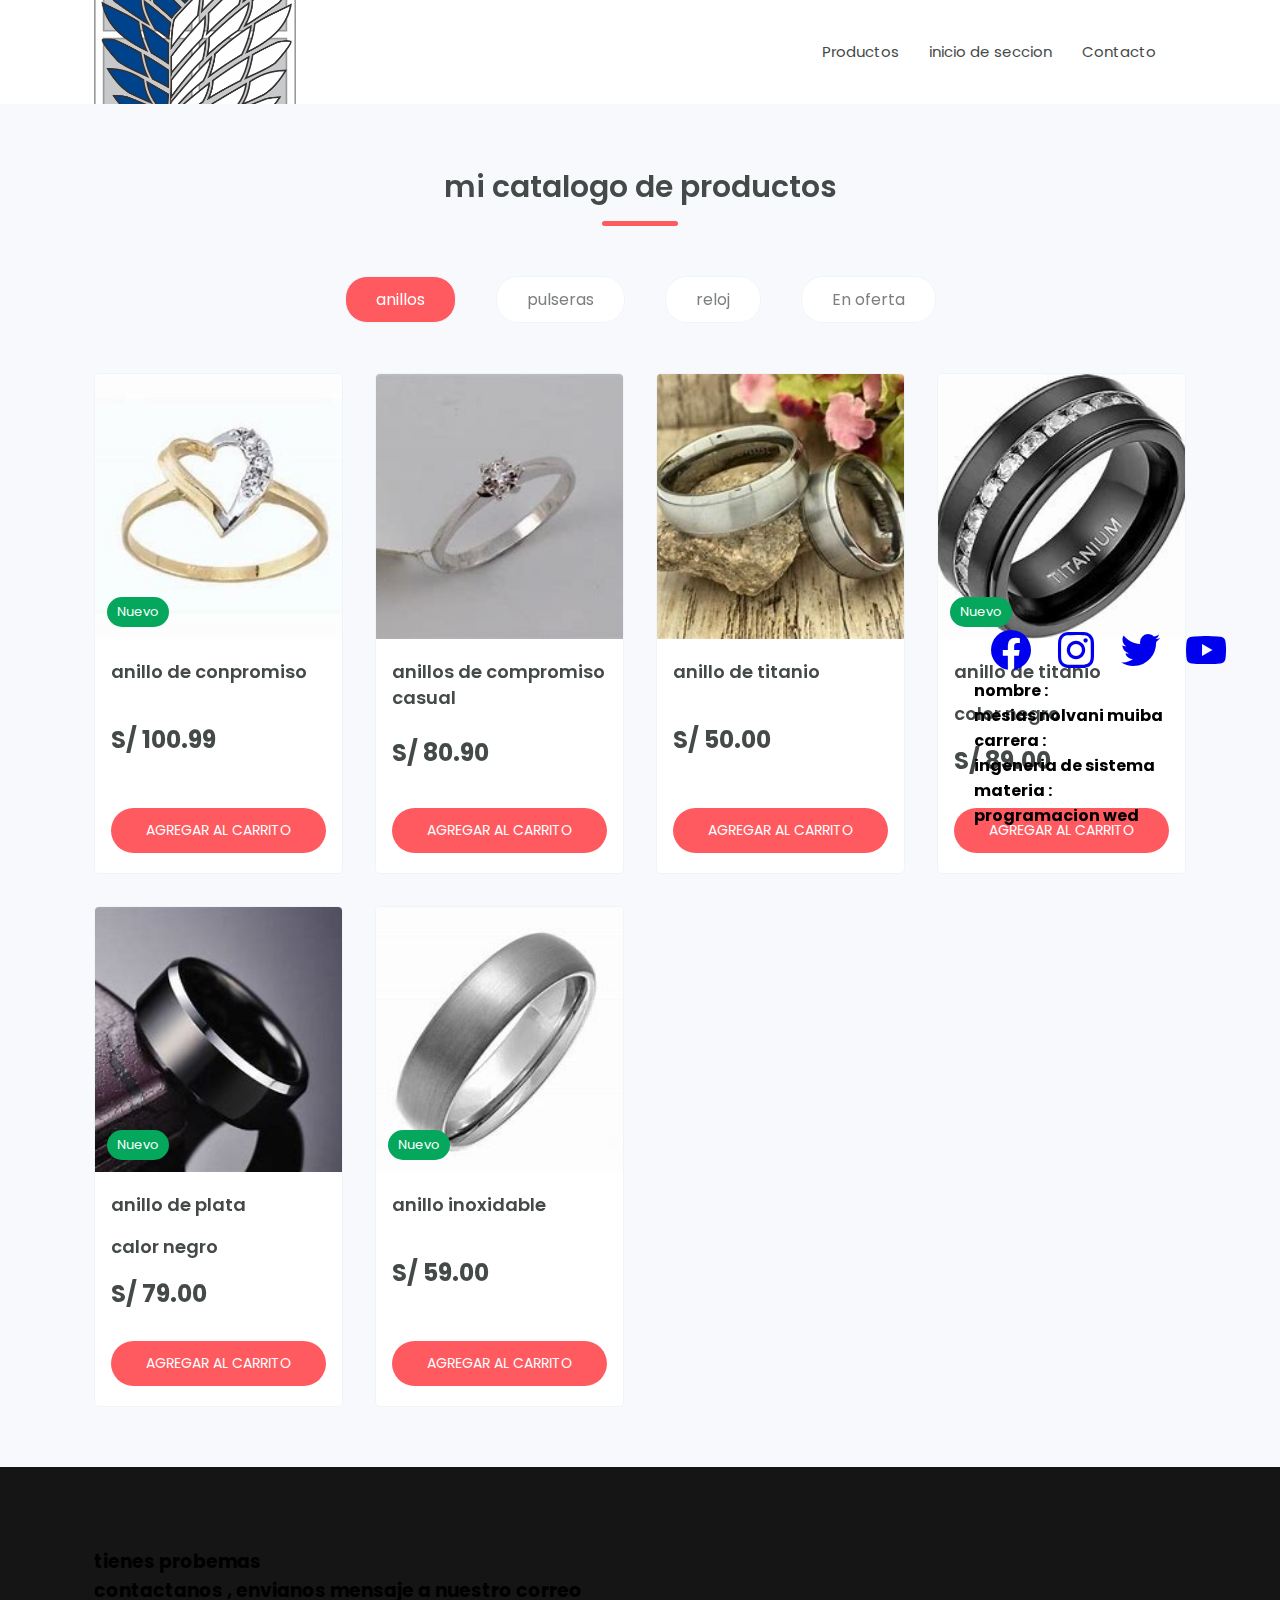
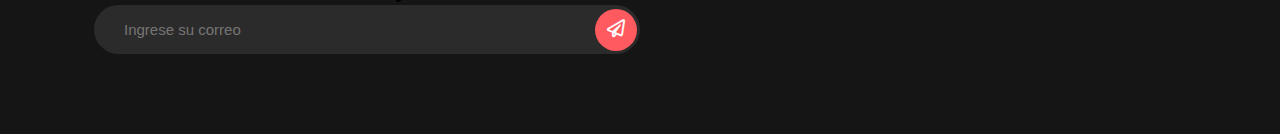
<file: index.html>
<!DOCTYPE html>
<html lang="es">
<head>
    <meta charset="UTF-8">
    <meta name="viewport" content="width=device-width, initial-scale=1.0">
    <meta http-equiv="X-UA-Compatible" content="ie=edge">
    <title>Home Master Store</title>

    <!-- FUENTE GOOGLE FONTS : Poppins -->
    <link href="https://fonts.googleapis.com/css2?family=Poppins:wght@200;300;400;500;600;700;800&display=swap" rel="stylesheet">

    <!-- ICONS: Font Awesome -->
    <link rel="stylesheet" href="https://use.fontawesome.com/releases/v5.8.1/css/all.css">

    <!-- ICONS: Line Awesome -->
    <link rel="stylesheet" href="https://maxst.icons8.com/vue-static/landings/line-awesome/line-awesome/1.3.0/css/line-awesome.min.css">

    <!-- Animaciones AOS -->
    <link rel="stylesheet" href="https://unpkg.com/aos@next/dist/aos.css">

    <link href=" https://unpkg.com/boxicons@2.0.7/css/boxicons.min.css" rel='stylesheet'>


    <!-- aqui llamamos al estilo css -->
    <link rel="stylesheet" href="estilos.css">

</head>
<body>
<!--aqui asemos lo es q es el encabezado -->
    <div class="hm-wrapper">
        <div class="hm-header">
            <div class="container">
                <!--aqui llamamos las clases del emcabezado del menu-->
                <div class="header-menu">
                    <!--ponemos clase para donde colocar el logo de menu-->
                    <div class="hm-logo">
                        <a href="#">
                            <!--aqui ponemos el menu -->
                            <img src="baner,logo/logo.png" alt="">
                        </a>
                    </div>
                    <!--aqui ponemos la seccion de menu -->
                    <!--aqui le ponemos las clase -->
                    <nav class="hm-menu">
                        <ul>
                            <!--aqui ponemos los enlaze a los demas progrma-->
                            <li><a href="">Productos</a></li>
                            <li><a href="ini1.html">inicio de seccion </a></li>
                            <li><a href="contacto.html">Contacto</a></li>
                        </ul>
                    </nav>

                </div>
            </div>

        </div>
        <!--aqui le ponemos el encabezado del menu -->
        <div class="hm-page-block bg-fondo">

            <div class="container">
                <div class="header-title" data-aos="fade-up">
                    <h1>mi catalogo de productos</h1>
                </div>

                <!-- aqui hacemos una tabla para la separacion de los catalogos-->
                <ul class="hm-tabs" data-aos="fade-up">
                    <!--cada catalago con sus representaticas tabla y producto-->
                    <li class="hm-tab-link">
                        anillos
                    </li>

                    <li class="hm-tab-link ">
                        pulseras
                    </li>

                    <li class="hm-tab-link ">
                        reloj
                    </li>

                    <li class="hm-tab-link ative">
                        En oferta
                    </li>

                </ul>
                
                <!--aqui ponemos los catalogos del producto anillos-->
                <!-- anillos -->
                <div class="tabs-content" data-aos="fade-up">
                    <!--aqui le ponemos las clase para el tamaño de las imagenes-->
                    <div class="grid-product">
                        <div class="product-item">
                            <div class="p-portada">
                                <a href="">
                                <!--aqui ponemos la imagen ya sea por vinculo o llamandolo por carpeta-->
                                    <img src="anillos/f8.jfif" alt="">
                                </a>
                                <!--aqui ponemos una clase para poner en la imagen -->
                                <span class="stin stin-new">Nuevo</span>
                            </div>

                            <div class="p-info">
                                <!--aqui ponemos el titulo de producto-->
                               <a href=""> <h3>anillo de conpromiso</h3></a>
                                <div class="precio">
                                    <!--aqui el precio del producto-->
                                    <span>S/ 100.99</span>
                                </div>
                                <!--aqui tiene q tener la funcion de agregar al carrito al momento de presionar -->
                                <a href="#" class="hm-btn btn-primary uppercase">AGREGAR AL CARRITO</a>
                            </div>
<!--aqui repetimos todo el proceso del isimos como el primero -->
                        </div>
                        <div class="product-item">
                            <div class="p-portada">
                                <a href="">
                                    <img src="anillos/f2.jfif" alt="">
                                </a>
                            </div>

                            <div class="p-info">
                               <a href=""> <h3>anillos de compromiso casual </h3></a>
                                <div class="precio">
                                    <span>S/ 80.90</span>
                                </div>
                                <a href="#" class="hm-btn btn-primary uppercase">AGREGAR AL CARRITO</a>
                            </div>

                        </div>
 <!--aqui repetimos todo el proceso del isimos como el primero -->                       
                        <div class="product-item">
                            <div class="p-portada">
                                <a href="">
                                    <img src="anillos/f3.jfif" alt="">
                                </a>
                            </div>

                            <div class="p-info">
                               <a href=""> <h3>anillo de titanio </h3></a>
                                <div class="precio">
                                    <span>S/ 50.00</span>
                                </div>
                                <a href="#" class="hm-btn btn-primary uppercase">AGREGAR AL CARRITO</a>
                            </div>

                        </div>
<!--aqui repetimos todo el proceso del isimos como el primero -->
                        <div class="product-item">
                            <div class="p-portada">
                                <a href="">
                                    <img src="anillos/f4.jfif" alt="">
                                </a>
                                <span class="stin stin-new">Nuevo</span>
                            </div>
                            <div class="p-info">
                               <a href=""> <h3>anillo de titanio </h3><h3>color negro</h3></a>
                                <div class="precio">
                                    <span>S/ 89.00</span>
                                </div>
                                <a href="#" class="hm-btn btn-primary uppercase">AGREGAR AL CARRITO</a>
                            </div>
                        </div>
  <!--aqui repetimos todo el proceso del isimos como el primero -->                      
                        <div class="product-item">
                            <div class="p-portada">
                                <a href="">
                                    <img src="anillos/f5.jfif" alt="">
                                </a>
                                <span class="stin stin-new">Nuevo</span>
                            </div>

                            <div class="p-info">
                               <a href=""> <h3>anillo de plata</h3><h3>calor negro</h3></a>
                                <div class="precio">
                                    <span>S/ 79.00</span>
                                </div>
                                <a href="#" class="hm-btn btn-primary uppercase">AGREGAR AL CARRITO</a>
                            </div>
                        </div>
<!--aqui repetimos todo el proceso del isimos como el primero -->             
                        <div class="product-item">
                            <div class="p-portada">
                                <a href="">
                                    <img src="anillos/f6.jfif" alt="">
                                </a>
                                <span class="stin stin-new">Nuevo</span>
                            </div>
                            <div class="p-info">
                               <a href=""> <h3>anillo inoxidable</h3></a>
                                <div class="precio">
                                    <span>S/ 59.00</span>
                                </div>
                                <a href="#" class="hm-btn btn-primary uppercase">AGREGAR AL CARRITO</a>
                            </div>
                        </div>
                   </div>
                </div>
      <!--aqui ponemos los catalogos del producto pulseras-->
      <!--aqui igual hacemo todo el procedimientos tanto como hisimos en el de anillo-->
                <!-- pulseras -->
                <div class="tabs-content" data-aos="fade-up">

                    <div class="grid-product">

                        <div class="product-item">
                            <div class="p-portada">
                                <a href="">
                                    <img src="pulseras/b1.jfif" alt="">
                                </a>
                                <span class="stin stin-new">Nuevo</span>
                            </div>

                            <div class="p-info">
                               <a href=""> <h3>pulseras hecha a mano  </h3><h3>en color : negro, verde, azul</h3></a>
                                <div class="precio">
                                    <span>S/ 25.50</span>
                                </div>
                                <a href="#" class="hm-btn btn-primary uppercase">AGREGAR AL CARRITO</a>
                            </div>

                        </div>

                        <div class="product-item">
                            <div class="p-portada">
                                <a href="">
                                    <img src="pulseras/b2.jfif" alt="">
                                </a>
                                <span class="stin stin-new">Nuevo</span>
                            </div>

                            <div class="p-info">
                               <a href=""> <h3>pulsera de cuero </h3><h3>para toda las edades</h3></a>
                                <div class="precio">
                                    <span>S/ 55.59</span>
                                </div>
                                <a href="#" class="hm-btn btn-primary uppercase">AGREGAR AL CARRITO</a>
                            </div>

                        </div>

                        <div class="product-item">
                            <div class="p-portada">
                                <a href="">
                                    <img src="pulseras/b3.jfif" alt="">
                                </a>
                            </div>

                            <div class="p-info">
                               <a href=""> <h3>pulsera inspirada en los piratas</h3><h3>usted elige los adorne a poner </h3></a>
                                <div class="precio">
                                    <span>S/ 79.90</span>
                                </div>
                                <a href="#" class="hm-btn btn-primary uppercase">AGREGAR AL CARRITO</a>
                            </div>

                        </div>

                        <div class="product-item">
                            <div class="p-portada">
                                <a href="">
                                    <img src="pulseras/b4.jfif" alt="">
                                </a>
                            </div>

                            <div class="p-info">
                               <a href=""> <h3>pulsera de plata</h3></a>
                                <div class="precio">
                                    <span>S/ 49.99</span>
                                </div>
                                <a href="#" class="hm-btn btn-primary uppercase">AGREGAR AL CARRITO</a>
                            </div>

                        </div>

                        <div class="product-item">
                            <div class="p-portada">
                                <a href="">
                                    <img src="pulseras/b5.jfif" alt="">
                                </a>
                            </div>

                            <div class="p-info">
                               <a href=""> <h3>pulsera</h3></a>
                                <div class="precio">
                                    <span>S/ 39.00</span>
                                </div>
                                <a href="#" class="hm-btn btn-primary uppercase">AGREGAR AL CARRITO</a>
                            </div>

                        </div>

                        <div class="product-item">
                            <div class="p-portada">
                                <a href="">
                                    <img src="pulseras/b6.jfif" alt="">
                                </a>
                            </div>

                            <div class="p-info">
                               <a href=""> <h3>pulsera </h3></a>
                                <div class="precio">
                                    <span>S/ 59.90</span>
                                </div>
                                <a href="#" class="hm-btn btn-primary uppercase">AGREGAR AL CARRITO</a>
                            </div>

                        </div>

                    </div>

                </div>
    <!--aqui ponemos los catalogos del producto reloj-->
      <!--aqui igual hacemo todo el procedimientos tanto como hisimos en el de anillo y  pulsera-->
                <!-- reloj -->
                <div class="tabs-content" data-aos="fade-up">

                    <div class="grid-product">

                        <div class="product-item">
                            <div class="p-portada">
                                <a href="">
                                    <img src="reloj/m1.jfif" alt="">
                                </a>
                                <span class="stin stin-new">Nuevo</span>
                            </div>

                            <div class="p-info">
                               <a href=""> <h3>ben 10</h3><h3>reloj con alien en su interior</h3><h3>proibido a jovenes</h3></a>
                                <div class="precio">
                                    <span>S/ 590.00</span>
                                </div>
                                <a href="#" class="hm-btn btn-primary uppercase">AGREGAR AL CARRITO</a>
                            </div>

                        </div>

                        <div class="product-item">
                            <div class="p-portada">
                                <a href="">
                                    <img src="reloj/m2.jfif" alt="">
                                </a>
                            </div>

                            <div class="p-info">
                               <a href=""> <h3>reloj marca xj</h3><h3>en color : naranja, negro, blanco</h3></a>
                                <div class="precio">
                                    <span>S/ 159.00</span>
                                </div>
                                <a href="#" class="hm-btn btn-primary uppercase">AGREGAR AL CARRITO</a>
                            </div>

                        </div>

                        <div class="product-item">
                            <div class="p-portada">
                                <a href="">
                                    <img src="reloj/m3.jfif" alt="">
                                </a>
                            </div>

                            <div class="p-info">
                               <a href=""> <h3>reloj de plata con manilla de cuero.</h3></a>
                                <div class="precio">
                                    <span>S/ 159.90</span>
                                </div>
                                <a href="#" class="hm-btn btn-primary uppercase">AGREGAR AL CARRITO</a>
                            </div>

                        </div>

                        <div class="product-item">
                            <div class="p-portada">
                                <a href="">
                                    <img src="reloj/m4.jfif" alt="">
                                </a>
                            </div>

                            <div class="p-info">
                               <a href=""> <h3>reloj casual con manillar de cuero</h3></a>
                                <div class="precio">
                                    <span>S/ 125.00</span>
                                </div>
                                <a href="#" class="hm-btn btn-primary uppercase">AGREGAR AL CARRITO</a>
                            </div>

                        </div>

                    </div>

                </div>
    <!--aqui ponemos los catalogos del producto oferta -->
      <!--aqui igual hacemo todo el procedimientos tanto como hisimos en el de anillo y  pulsera y reloj -->
                <!-- En oferta -->
                <div class="tabs-content" data-aos="fade-up">

                    <div class="grid-product">

                        <div class="product-item">
                            <div class="p-portada">
                                <a href="">
                                    <img src="oferta/n1.jfif" alt="">
                                </a>
                                <span class="stin stin-oferta">Oferta</span>
                            </div>

                            <div class="p-info">
                               <a href=""> <h3>3x1 en anillo de plata </h3></a>
                                <div class="precio">
                                    <span>S/ 115.90</span>
                                    <span class="thash">S/ 159.00</span>
                                </div>
                                <a href="#" class="hm-btn btn-primary uppercase">AGREGAR AL CARRITO</a>
                            </div>

                        </div>

                        <div class="product-item">
                            <div class="p-portada">
                                <a href="">
                                    <img src="oferta/n2.jpg" alt="">
                                </a>
                                <span class="stin stin-oferta">Oferta</span>
                            </div>

                            <div class="p-info">
                               <a href=""> <h3>2x1 anillo de amistad</h3></a>
                                <div class="precio">
                                    <span>S/ 99.90</span>
                                    <span class="thash">S/ 125.90</span>
                                </div>
                                <a href="#" class="hm-btn btn-primary uppercase">AGREGAR AL CARRITO</a>
                            </div>

                        </div>

                        <div class="product-item">
                            <div class="p-portada">
                                <a href="">
                                    <img src="oferta/n3.jfif" alt="">
                                </a>
                                <span class="stin stin-oferta">Oferta</span>
                            </div>

                            <div class="p-info">
                               <a href=""> <h3>reloj de plata para salida casual.</h3></a>
                                <div class="precio">
                                    <span>S/ 175.90</span>

                                    <span class="thash">S/ 201.90</span>
                                </div>
                                <a href="#" class="hm-btn btn-primary uppercase">AGREGAR AL CARRITO</a>
                            </div>

                        </div>

                    </div>

                </div>

            </div>

        </div>
        <footer>
            <!--aqui ponemos clase q sera para el encabezado de la pagina-->
            <div class="container">
                <div class="foo-row">
                    <div class="foo-col">
                        <!--aqui ponemos un mensaje para q el usario ponga sus comentario si tuvo prolemas -->
                        <h3>tienes probemas<br>contactanos , envianos mensaje a nuestro correo</h3>
                        <form action="" method="GET">
                            <div class="f-input">
                                <!--aqui lo ponemos para q ponga su correo -->
                                <input type="text" placeholder="Ingrese su correo">
                                <button type="submit" class="hm-btn-round btn-primary"><i class="far fa-paper-plane"></i></button>
                            </div>
                        </form>
                        <!--aqui usamos un metodo para los icino con sus enlaze -->
                    </div>
                    <div class="icons">
                        <!--aqui le poenemos su clase -->
                        <a href="https://es-la.facebook.com/">
                            <!--aqui se pone el icono del  q le boy a poner -->
<!--y haci con cada uno con su icono -->                            
                            <i class='bx bxl-facebook-circle'></i>
                        </a>
                        <a href="https://www.instagram.com/">
                            <i class='bx bxl-instagram'></i>
                        </a>
                        <a href="https://twitter.com/">
                            <i class='bx bxl-twitter'></i>
                        </a>
                        <a href="https://www.youtube.com/watch?v=qMllATX6XY4">
                            <i class='bx bxl-youtube'></i>
                        </a>
                        <!--aqui le ponemos un encabezado del creador del usuario -->
                      <h4>nombre :<br> mesias nolvani muiba</h4>
                      <h4>carrera :<br> ingeneria de sistema</h4>
                      <h4>materia :<br>programacion  wed</h4>
                    </div>
                </div>

            </div>

        </footer>

       

    </div>
    
    <!-- Animaciones : AOS-->
    <script src="https://unpkg.com/aos@next/dist/aos.js"></script>

    <!-- aqui llamamos a mi javav -->
    <script src="app.js"></script>

    <script>
        AOS.init({
            duration: 1200,
        })
    </script>

</body>
</html>
</file>
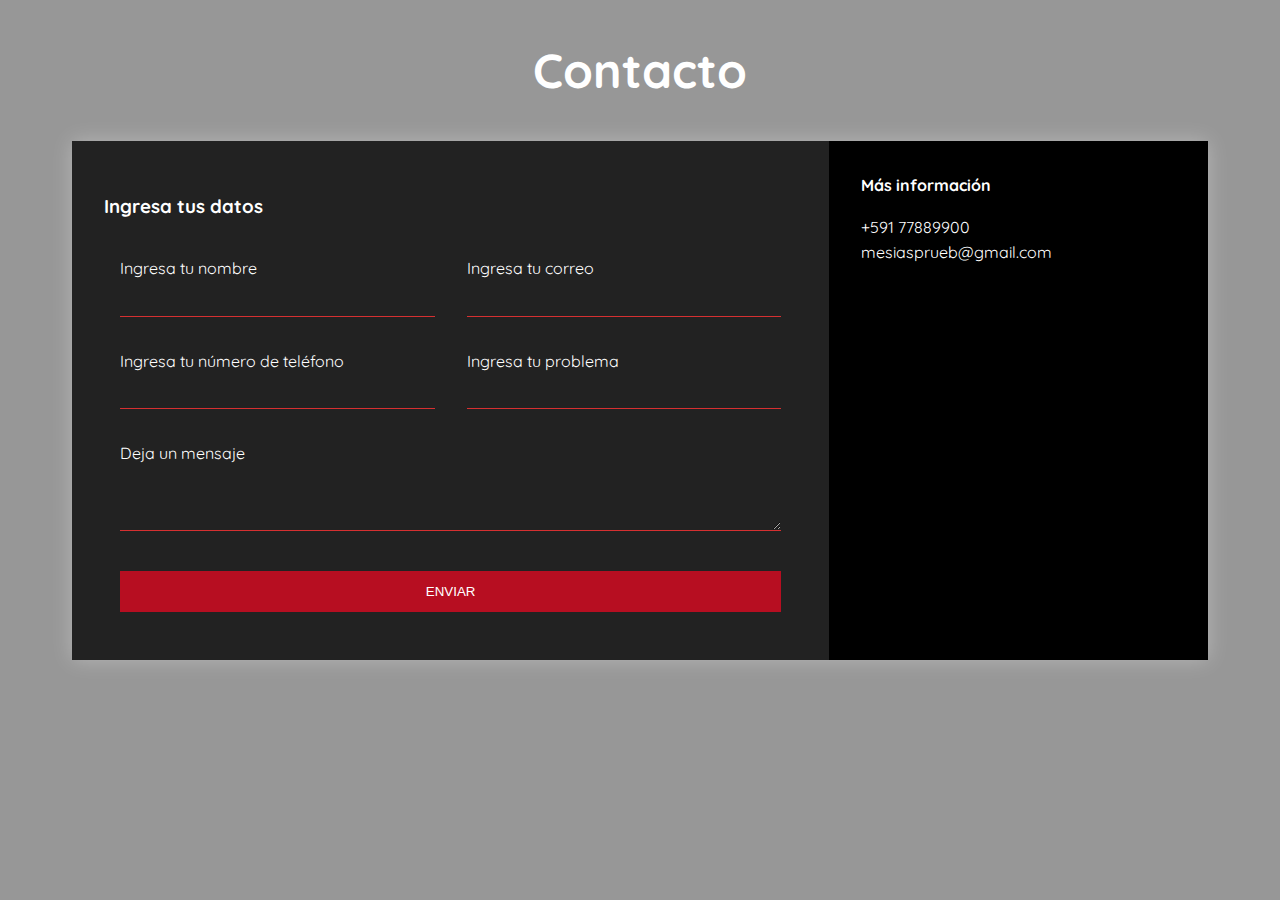
<file: contacto.html>
<!DOCTYPE html>
<html lang="en">
<head>
    <!-- Configuración del documento HTML -->
    <meta charset="UTF-8">
    <meta name="viewport" content="width=device-width, initial-scale=1.0">
    <title>Contacto</title>
    
    <!-- Enlace a la hoja de estilos principal -->
    <link rel="stylesheet" href="main.css">
    
    <!-- GOOGLE FONTS -->
    <link href="https://fonts.googleapis.com/css?family=Quicksand" rel="stylesheet">
    
    <!-- FONT AWESOME -->
    <link rel="stylesheet" href="https://use.fontawesome.com/releases/v5.8.1/css/all.css" integrity="sha384-50oBUHEmvpQ+1lW4y57PTFmhCaXp0ML5d60M1M7uH2+nqUivzIebhndOJK28anvf" crossorigin="anonymous">
    
    <!-- ANIMATE CSS -->
    <link rel="stylesheet" href="https://cdnjs.cloudflare.com/ajax/libs/animate.css/3.7.0/animate.min.css">
</head>
<body>
    <!-- Contenedor principal de la página -->
    <div class="content">
        <!-- Encabezado con el logotipo -->
        <h1 class="logo">Contacto</h1>
        
        <!-- Contenedor de contacto con animación -->
        <div class="contact-wrapper animated bounceInUp">
            <!-- Formulario de contacto -->
            <div class="contact-form">
                <!-- Título del formulario -->
                <h3>Ingresa tus datos</h3>
                
                <!-- Formulario HTML -->
                <form action="#" method="post">
                    <!-- Campo para ingresar el nombre -->
                    <p>
                        <label for="fullname">Ingresa tu nombre</label>
                        <input type="text" name="fullname" id="fullname">
                    </p>
                    
                    <!-- Campo para ingresar el correo electrónico -->
                    <p>
                        <label for="email">Ingresa tu correo</label>
                        <input type="email" name="email" id="email">
                    </p>
                    
                    <!-- Campo para ingresar el número de teléfono -->
                    <p>
                        <label for="phone">Ingresa tu número de teléfono</label>
                        <input type="tel" name="phone" id="phone">
                    </p>
                    
                    <!-- Campo para ingresar el asunto o problema -->
                    <p>
                        <label for="affair">Ingresa tu problema</label>
                        <input type="text" name="affair" id="affair">
                    </p>
                    
                    <!-- Campo para dejar un mensaje -->
                    <p class="block">
                       <label for="message">Deja un mensaje</label> 
                        <textarea name="message" id="message" rows="3"></textarea>
                    </p>
                    
                    <!-- Botón de envío del formulario -->
                    <p class="block">
                        <button type="submit">Enviar</button>
                    </p>
                </form>
            </div>
            
            <!-- Información de contacto -->
            <div class="contact-info">
                <!-- Título de la sección -->
                <h4>Más información</h4>
                
                <!-- Lista de información de contacto -->
                <ul>
                    <li><i class="fas fa-phone"></i> +591 77889900</li>
                    <li><i class="fas fa-envelope-open-text"></i> mesiasprueb@gmail.com</li>
                </ul>
            </div>
        </div>
    </div>
</body>
</html>
</file>
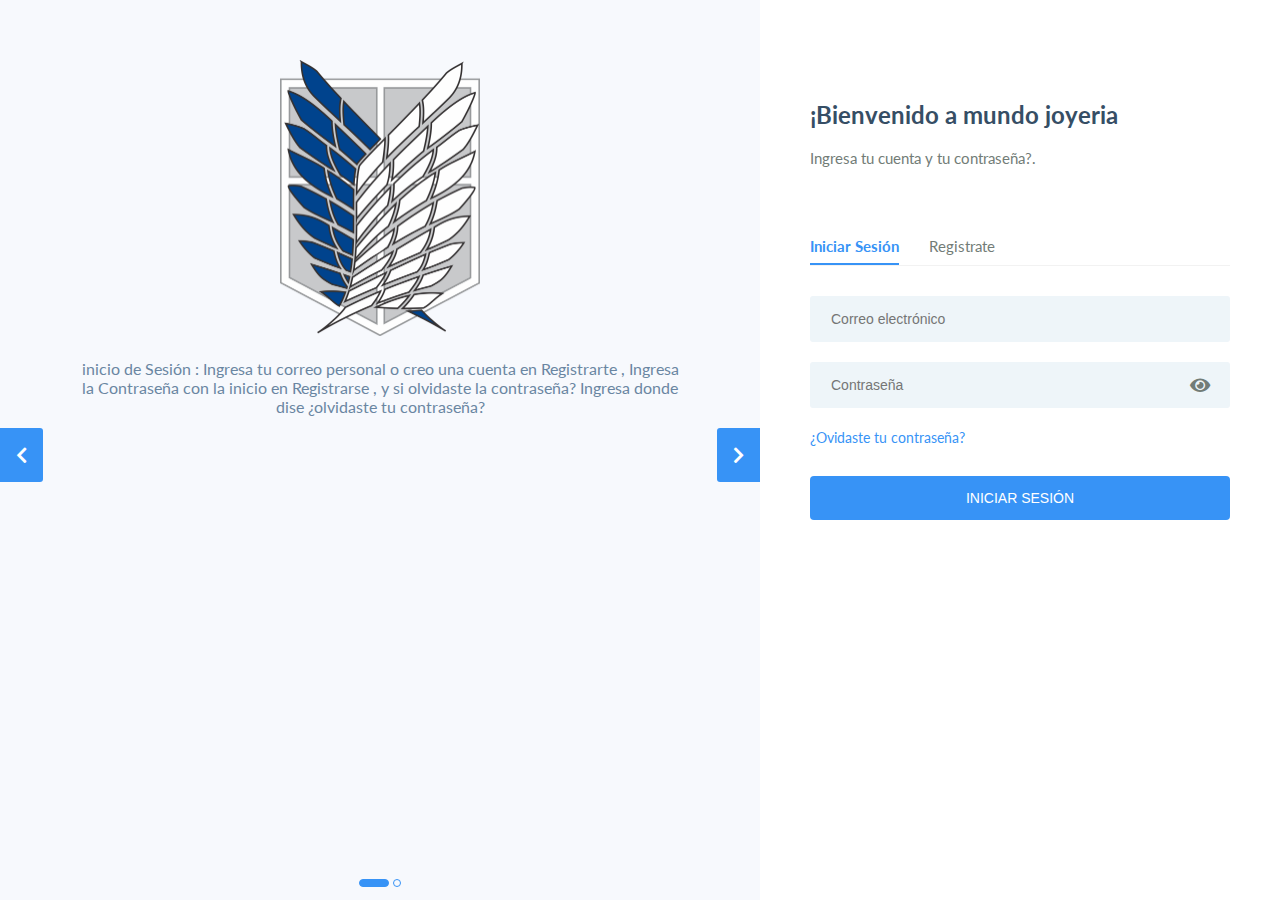
<file: ini1.html>
<!DOCTYPE html>
<html lang="en">
<head>

    <meta charset="UTF-8">
    <meta name="viewport" content="initial-scale=1.0, width=device-width"/>
    <meta http-equiv="X-UA-Compatible" content="ie=edge">
    <title>inicio de seccion </title>

    <link rel="stylesheet" href="https://use.fontawesome.com/releases/v5.8.1/css/all.css">
    <link href="https://fonts.googleapis.com/css2?family=Lato:wght@300;400;700&display=swap" rel="stylesheet">
    <!--aqui llamamos a mi estilo css-->
    <link rel="stylesheet" href="ini2.css">
</head>
<body>
    <!--aqui le ponemos clase pora ponerle tamaños y estilo con el css -->
    <div class="contenedor-login">
        <div class="contenedor-slider">
            <div class="slider">
                <!-- Slide 1 -->
                <div class="slide fade ">
                    <div class="contenido-slider">
                        <!--aqui colocamos el logo q se mostrara en la pantalla-->
                        <div class="logo">
                            <img src="baner,logo/logo.png" alt="">
                        </div>
                        <!--aqui le agregamos una clase q en mi estilo css se hara poner en a los lado -->
                        <p class="slider-texto">
                            <!--aqui le agregamos el texto q va a leer el usuario -->
                            inicio de Sesión : Ingresa tu correo personal o creo una cuenta en Registrarte , Ingresa la Contraseña con la inicio en Registrarse , y si olvidaste la contraseña? Ingresa donde dise ¿olvidaste tu contraseña?
                    </div>
                </div>
                <!--aqui sera donde ira otra imagen con su animacion -->
                <!-- Slide 2 -->
                <div class="slide fade">
                    <div class="contenido-slider">
                        <!--aqui le poenemos las clases -->
                        <div class="logo">
                            <!--la segunda imagen q se le pondra -->
                            <img src="baner,logo/xxx.jfif" alt="">
                        </div>
                        <!--aqui le ponemos el texto para el q el usuario lea el procedimientos -->
                        <p class="slider-texto">
                            Registrarse : coloque su nombre de usario y su Apellidos para haci crear su cuenta personal del  catalogo un correo personal o aqui mismo le damos un correo , coloque una contraseña? donde no se olvidar 
                    </div>
                </div>
            </div>

            <!-- Botones next y prev -->
            <!--este funcion q esta abajo a la derecha q era hara una animacion en el momento q se mueva de un lado a otro-->
            <a href="#" class="prev"><i class="fas fa-chevron-left"></i></a>
            <a href="#" class="next"><i class="fas fa-chevron-right"></i></a>
            <!-- dots -->
            <div class="dots">
            </div>
        </div>
        <div class="contenedor-texto">
            <div class="contenedor-form">
                <!--aqui le ponemos una clase para luego modificar con css -->
                <h1 class="titulo">¡Bienvenido a mundo joyeria</h1>
                <!--aqui le ponemos el nombre y titulo para q muestre en la pagina -->
                <p class="descripcion">Ingresa tu cuenta y tu contraseña?.</p>
                <!--aqui hacemos una clase para la particion de dos enlase -->
                <ul class="tabs-links">
                    <li class="tab-link active">Iniciar Sesión</li>
                    <li class="tab-link ">Registrate</li>
                </ul>

                <form action="" method="POST" id="formLogin" class="formulario active">

                    <div class="error-text">
                        <p>aqui los errores del formualrio</p>
                    </div>

                    <input type="text" placeholder="Correo electrónico" class="input-text" name="correo" autocomplete="off"> 
                    <div class="grupo-input">

                        <input type="password" placeholder="Contraseña" name="password" class="input-text clave">
                        <button type="button" class="icono fas fa-eye mostrarClave"></button>
                        
                    </div>

                    <a href="#" class="link">¿Ovidaste tu contraseña?</a>
                    <button class="btn" id="btnLogin" type="button">Iniciar Sesión</button>

                </form>
                
                <form action="" method="POST" id="formRegistro" class="formulario ">

                    <div class="error-text ">
                        
                    </div>

                    <input type="text" placeholder="Nombre y Apellidos" class="input-text" name="nombre" autocomplete="off"> 
                    <input type="text" placeholder="Correo electrónico" class="input-text" name="correo" autocomplete="off"> 

                    <div class="grupo-input">

                        <input type="password" placeholder="Contraseña" name="password" class="input-text clave">
                        <button type="button" class="icono fas fa-eye mostrarClave"></button>
                        
                    </div>

                    <!-- Checkbox Personalizados -->
                    <label class="contenedor-cbx animate">
                        Me gustaría recibir notificaciones sobre productos
                        <input type="checkbox" name="cbx_notificaciones" checked>
                        <span class="cbx-marca"></span>
                    </label>

                     <label class="contenedor-cbx animate">
                        He leído y acepto los
                        <a href="#" class="link">Términos y Condiciones</a>
                        <a href="#" class="link">y Política de privacidad de mi Tienda</a>

                        <input type="checkbox" name="cbx_terminos" >
                        <span class="cbx-marca"></span>

                    </label>

                    <button class="btn" id="btnRegistro" type="button">Crear Cuenta</button>

                </form>


            </div>

        </div>

    </div>

    <script src="ini3.js"></script>
    
</body>
</html>
</file>
<file: estilos.css>
:root{
    --color-principal: #FF5A5F;
    --color-primary-hover:#d64246;
    --color-verde:#04A75B;
    --color-negro: #444A47;
    --color-fondo: #F7F9FD;
    --color-footer: #151515;
}

*,::after, ::before{
    box-sizing: border-box;
}

*{
    padding: 0px;
    margin: 0;
}

body{
    font-family: 'Poppins', sans-serif;
}

.hm-wrapper{
    position: relative;
}

.hm-wrapper, body{
    min-height: 100%;
}

a{
    text-decoration: none;
}

ul,ol{
    list-style: none;
}

img{
    width: 100%;
    height: 100%;
    object-fit: cover;
    vertical-align: middle;
    border-style: none;
}

.bg-fondo{
    background: var(--color-fondo);
}

.container{
    width: 1122px;
    padding: 0 15px;
    margin: 0 auto;
}

@media screen and (min-width: 1px){
    .container{
        width: auto;
        max-width: 1122px !important;
    }
}

.uppercase{

    text-transform: uppercase !important;
}

/*estilos del botones */
.hm-btn{
    display: inline-block;
    position: relative;
    padding: 12px 25px;
    background: transparent;
    border: none;
    cursor: pointer;
    font-size: 14px;
    outline: 0;

}

.btn-primary{
    background: var(--color-principal);
    color: #fff;
    border-radius: 25px;
    text-align: center;
}

.btn-primary:hover{
    background: var(--color-primary-hover);
}



.hm-header{
    position: relative;
    height: 64px;
    background: #fff;
    line-height: 64px;
    -webkit-transition: all .6s ease-in-out;
    -moz-transition: all .6s ease-in-out;
    -ms-transition: all .6s ease-in-out;
    -o-transition: all .6s ease-in-out;
    transition: all .6s ease-in-out;
    margin-top: 20px;
    margin-bottom: 20px;
    box-sizing: border-box;
}
.hm-header .container{
    height: 100%;
}

.hm-header.header-fixed{
    position: fixed;
    width: 100%;
    top: 0;
    left: 0;
    box-shadow: 0px 3px 6px rgba(0, 0, 0, 8%);
    z-index: 99;
    margin-top: 0px;
    margin-bottom: 0px;
}

.header-menu{
    display: flex;
    height: 100%;
    justify-content: space-between;
    align-items: center;
}

.header-menu .hm-logo{
    width: 202px;
}

.hm-menu{
    display: flex;
    position: relative;
}

.hm-menu ul{
    display: flex;
}

.hm-menu ul li a{
    color: var(--color-negro);
    font-size: 15px;
    margin-right: 30px;
    display: inline-block;
}

.hm-menu ul li a:hover{
    color: var(--color-principal);
}

.hm-menu .hm-icon-cart{
    margin-left: 10px;
}

.hm-menu .hm-icon-cart a{
    font-size: 33px;
    color: var(--color-negro);
    position: relative;
}

.hm-menu .hm-icon-cart a span{
    position: absolute;
    width: 20px;
    height: 20px;
    line-height: 20px;
    text-align: center;
    top: 2px;
    right: -2px;
    font-size: 10px;
    border-radius: 50%;
    background: var(--color-principal);
    color: #fff;
    
}
.hm-page-block{
    position: relative;
    padding: 60px 0px;
}

.header-title{
    margin-bottom: 50px;
}

.header-title h1{
    color: var(--color-negro);
    position: relative;
    text-align: center;
    font-size: 30px;
    font-weight: 600;
    padding-bottom: 16px;
}

.header-title h1::after{
    content: '';
    width: 76px;
    height: 5px;
    background: var(--color-principal);
    bottom: 0;
    left: 50%;
    transform: translateX(-50%);
    position: absolute;
    border-radius: 3px;

}

.hm-grid-category,
.grid-product{
    display: grid;
    grid-template-columns: repeat(4,calc(25% - 2rem*3/4));
    row-gap: 2rem;
    column-gap: 2rem;
    max-width: 1122px;
}

.hm-grid-category .grid-item{
    position: relative;
    border-radius: 5px;
    overflow: hidden;
    max-height: 360px;
    
}

.hm-grid-category .grid-item img,
.grid-product .product-item .p-portada img{
    transition: all .3s ease-in;
}

.hm-grid-category .grid-item img:hover,
.grid-product .product-item .p-portada img:hover{
    transform: scale(1.07);
}

.hm-grid-category .grid-item:hover .c-info{
    transform: translateY(0%);
}

.hm-grid-category .grid-item .c-info{
    position: absolute;
    width: 100%;
    bottom: 0;
    left: 0;
    color: #fff;
    padding: 20px;
    background: rgba(0, 0, 0, 40%);
    transform: translateY(100%);
    transition: all .3s ease-in;
}

.hm-grid-category .grid-item .c-info h3{
    font-size: 16px;
    font-weight: 400;
    text-align: center;
}

.hm-tabs{
    display: flex;
    justify-content: center;
    align-content: center;
    flex-wrap: wrap;
    flex-direction: row;
}

.hm-tabs .hm-tab-link{
    margin: 0px 20px;
    background: #fff;
    border:1px solid #EEF5F9;
    padding: 10px 30px;
    border-radius: 22px;
    color: #7C807E;
    cursor: pointer;
    transition: all .3s;
}

.hm-tabs .hm-tab-link.active,
.hm-tabs .hm-tab-link:hover{
    background: var(--color-principal);
    color: #fff;
}

.hm-tabs .hm-tab-link.active .tabs-content{
    background: red;
}
/*  aqui tenemos la particion de la tabla */
.tabs-content{
    display: none;
    padding-top: 50px;
}

.tabs-content.tab-active{
    display: block;
}

.grid-product .product-item{
    overflow: hidden;
    background: #fff;
    border:1px solid #EEF5F9;
    border-radius: 5px;
    
}

.grid-product .product-item:hover{
    box-shadow: 0px 8px 24px rgba(220,229,245,63%);
}
.grid-product .product-item .p-portada{
    width: 100%;
    height: 265px;
    position: relative;
    overflow: hidden;
}
.grid-product .product-item .p-portada .stin{
    position: absolute;
    left: 12px;
    bottom: 12px;
    background: var(--color-fondo);
    font-size: 13px;
    padding: 5px 10px;
    border-radius: 16px;
}
.grid-product .product-item .p-portada .stin.stin-new{
    background: var(--color-verde);
    color: #fff;
}
.grid-product .product-item .p-portada .stin.stin-oferta{
    background: var(--color-principal);
    color: #fff;
}
.grid-product .product-item .p-info{
    padding: 20px 16px;
    display: flex;
    flex-direction: column;
    justify-content: space-between;
    height: calc(100% - 265px);
}

.grid-product .product-item .p-info h3{
    font-size: 18px;
    font-weight: 600;
    color: var(--color-negro);
    line-height: 26px;
    margin-bottom: 16px;
}

.grid-product .product-item .p-info .precio{
    margin-bottom: 30px;
    display: flex;
    align-items: center;
}

.grid-product .product-item .p-info .precio span{
    font-size: 24px;
    font-weight: 700;
    color: var(--color-negro);

}

.grid-product .product-item .p-info .precio span.thash{
    font-size: 16px;
    font-weight: 400;
    margin-left: 10px;
    color: #A7A7A7;
    text-decoration: line-through;
}

.grid-product .product-item .p-info .hm-btn{
    width: 100%;
}

footer{
    background: #151515;
    padding: 80px 0px;
}

footer .foo-row{
    display: flex;
    justify-content: space-between;
}

footer .foo-row .foo-col{
    width: 50%;
}

footer .foo-row .foo-col:last-child{
    margin-left: 50px;
}

footer .foo-row .foo-col:first-child{
    margin-right: 50px;
}

footer .foo-row .foo-col h2{
    color: #E3E3E3;
    line-height: 40px;

    font-size: 33px;
    font-weight: 500;
    margin-bottom: 20px;
}

footer form .f-input{
    width: 100%;
    position: relative;
}

footer form .f-input input{
    width: 100%;
    display: block;
    padding: 16px 30px;
    background: #2C2B2B;
    border: none;
    padding-right: 50px;
    font-size: 15px;
    border-radius: 25px;
    outline: 0;
    color: #A7A1A1;
}

footer form .f-input .hm-btn-round{
    position: absolute;
    right: 0px;
    top: 50%;
    transform: translateY(-50%);
    width: 42px;
    height: 42px;
    border: none;
    font-size: 18px;margin-right: 3px;
    cursor: pointer;
}


footer .foo-row .foo-col ul{
    display: flex;
    flex-direction: row;
    justify-content: space-between;
    flex-wrap: wrap;
}

footer .foo-row .foo-col ul li{
    width: 50%;
    margin-bottom: 16px;
}

footer .foo-row .foo-col ul li a{
    color: #E3E3E3;
    font-size: 15px;
}

footer .foo-row .foo-col ul li a:hover{
    color: var(--color-principal);
    text-decoration: underline;
}


.foo-copy{
    background: #000000;
    padding: 40px 0px;
}

.foo-copy p{
    text-align: center;
    color: #E3E3E3;
    font-size: 14px;
    font-weight: 300;
}
@media screen and (max-width: 1024px){
    .grid-product{
        grid-template-columns: repeat(3,calc(33.33% - 2rem*2/3));
        column-gap: 2rem;
        row-gap: 2rem;
    }
}

.hm-header .icon-menu{
    display: none;
}

@media screen and (max-width: 800px){
    .hm-banner{
        height: 400px;
        min-height: 400px;
    }

    .hm-grid-category,
    .grid-product{
        grid-template-columns: repeat(2,calc(50% - 2rem*1/2));
        column-gap: 2rem;
        row-gap: 2rem;
    }

    .hm-header .hm-menu ul{
        display: none;
    }

    .hm-header .icon-menu{
        display: block;
        margin-left: 20px;

    }

    .hm-header .icon-menu button{
        background: transparent;
        border: none;
        font-size: 22px;
        color: var(--color-negro);
    }

    footer .foo-row{
        flex-direction: column;
    }

    footer .foo-row .foo-col{
        width: 100%;
        margin-left: 0px !important;
        margin-right: 0px !important;
    }

    footer .foo-row .foo-col ul{
        display: none;
    }

    .hm-tabs .hm-tab-link{
        margin: 0px 10px;
        margin-bottom: 10px;
    }

    /* menu */
    .header-menu-movil{
        background: var(--color-principal);
        position: fixed;

        display: block;
        padding: 40px;
        top: 0;
        right: 0;
        width: 100%;
        height: 100vh;
        z-index: 1000;
        transition: all .3s ease;
        transform: translate(-100%);
    }

    .header-menu-movil.active{
        transform: translate(0%);
    }

    .header-menu-movil .cerrar-menu{
        position: absolute;
        top: 15px;
        right: 15px;
        width: 45px;
        height: 45px;
        line-height: 45px;
        border-radius: 50%;
        border: none;
        background: #fff;
        font-size: 18px;
        color: var(--color-negro);
    }

    .header-menu-movil ul li{
        position: relative;
        margin: 10px 0px;
    }

    .header-menu-movil ul li a{
        display: inline-block;
        color: #fff;
    
    }
}

@media screen and (max-width: 400px){
    .hm-banner{
        height: 320px;
        min-height: 320px;
    }

    .hm-grid-category{
        grid-template-columns: repeat(2,calc(50% - 1rem*1/2));
        column-gap: 1rem;
        row-gap: 1rem;
    }

    .grid-product {
        grid-template-columns: repeat(1,100%);
        column-gap: 1rem;
    }


    .hm-tabs .hm-tab-link{
        margin: 0px 10px;
        margin-bottom: 10px;
    }
    /*el estilos de iconos */
}
.icons {
    position: fixed;
    bottom: 8%;
    right: 0; 
    padding: 0 50px; 
  }
  
  .icons i {
    font-size: 3rem;
    margin-left: 13px; 
    cursor: pointer;
  }
  
  .icons i:hover {
    color: #ff4321;
    transition: all 0.3s ease 0s;
  }
</file>
<file: main.css>
/* Establecer el modelo de caja para todos los elementos */
* {
    box-sizing: border-box;
}

/* Estilos generales del cuerpo del documento */
body {
    background: #979797;  /* Color de fondo del cuerpo */
    color: #fff;  /* Color del texto */
    line-height: 1.6;  /* Altura de línea para mejorar la legibilidad */
    font-family: 'Quicksand', sans-serif;  /* Fuente principal del texto */
    padding: 0 1.5em;  /* Relleno horizontal en el cuerpo */
}

/* Contenedor principal */
.container {
    max-width: 1170px;  /* Ancho máximo del contenedor principal */
    margin-left: auto;  /* Centrar el contenedor en el lado izquierdo */
    margin-right: auto;  /* Centrar el contenedor en el lado derecho */
    padding: 1.5em;  /* Relleno interno en el contenedor principal */
}

/* Estilos para listas no ordenadas */
ul {
    list-style: none;  /* Eliminar los puntos de viñeta de las listas */
    padding: 0;  /* Eliminar el espacio de relleno predeterminado */
}

/* Estilos para el logotipo */
.logo {
    text-align: center;  /* Centrar el texto del logotipo */
    font-size: 3em;  /* Tamaño de la fuente del logotipo */
}

.logo span {
    color: #B70E21;  /* Color específico para resaltar parte del texto */
}

/* Contenedor de contacto */
.contact-wrapper {
    box-shadow: 0 0 20px 0 rgba(255, 255, 255, .3);  /* Sombra para resaltar el contenedor */
}

.contact-wrapper > * {
    padding: 1em;  /* Relleno interno para todos los elementos hijos del contenedor de contacto */
}

/* Estilos para el formulario de contacto */
.contact-form {
    background: #222222;  /* Color de fondo del formulario */
}

.contact-form form {
    display: grid;  /* Utilizar un sistema de cuadrícula para organizar los elementos del formulario */
    grid-template-columns: 1fr 1fr;  /* Dos columnas en el formulario */
}

.contact-form form label {
    display: block;  /* Mostrar las etiquetas como bloques para mejor formato */
}

.contact-form form p {
    margin: 0;  /* Eliminar el margen predeterminado para los párrafos */
    padding: 1em;  /* Añadir relleno interno para los párrafos del formulario */
}

.contact-form form .block {
    grid-column: 1 / 3;  /* Ocupar dos columnas completas en la cuadrícula */
}

.contact-form form button,
.contact-form form input,
.contact-form form textarea {
    width: 100%;  /* Ancho completo para campos de entrada y botones */
    padding: .7em;  /* Relleno interno uniforme */
    border: none;  /* Eliminar el borde predeterminado */
    background: none;  /* Fondo transparente */
    outline: 0;  /* Eliminar el contorno al hacer clic */
    color: #fff;  /* Color del texto */
    border-bottom: 1px solid #d63031;  /* Borde inferior con un tono rojo */
}

.contact-form form button {
    background: #B70E21;  /* Color de fondo del botón */
    border: 0;  /* Eliminar el borde del botón */
    text-transform: uppercase;  /* Convertir texto a mayúsculas */
    padding: 1em;  /* Relleno interno para el botón */
}

.contact-form form button:hover,
.contact-form form button:focus {
    background: #d63031;  /* Cambiar el color de fondo al pasar el ratón o al enfocar */
    color: #fff;  /* Cambiar el color del texto al pasar el ratón o al enfocar */
    transition: background-color 1s ease-out;  /* Agregar una transición suave al color de fondo */
    outline: 0;  /* Eliminar el contorno al pasar el ratón o al enfocar */
}

/* Información de contacto */
.contact-info {
    background: #000;  /* Color de fondo para la sección de información de contacto */
}

.contact-info h4, .contact-info ul, .contact-info p {
    text-align: center;  /* Alinear el texto al centro */
    margin: 0 0 1rem 0;  /* Establecer márgenes */
}

/* Estilos para pantallas grandes */
@media(min-width: 700px) {
    body {
        padding: 0 4em;  /* Ajustar el relleno del cuerpo para pantallas más grandes */
    }
    .contact-wrapper {
        display: grid;  /* Utilizar un sistema de cuadrícula para el contenedor de contacto */
        grid-template-columns: 2fr 1fr;  /* Dos columnas en el contenedor de contacto */
    }
    .contact-wrapper > * {
        padding: 2em;  /* Relleno interno para todos los elementos hijos del contenedor de contacto */
    }
    .contact-info h4,
    .contact-info ul,
    .contact-info p {
        text-align: left;  /* Alinear el texto a la izquierda en la información de contacto */
    }
}
</file>
<file: ini2.css>
:root{
    --color-negro:#364E65;
    --color-texto:#727C77;
    --color-rojo:#ED0722;
    --color-rgba-rojo:rgba(237,7,34,.21);
    --color-rgba-celeste:rgba(55,147,246,.27);
    --color-celeste:#3793F6;
    --color-input:#EEF5F9;
}

.input-error{
    border: 1px solid var(--color-rojo) !important;
}
*{
    margin: 0;
    padding: 0;
    box-sizing: border-box;
}

body{
    background: #f7f9fd;
    font-family: 'Lato', sans-serif;
    font-size: 15px;
}

a{
    text-decoration: none;
}

ul,ol{
    list-style: none;
}

.contenedor-login{
    width: 100%;
    height: 100vh;
    display: flex;
    -webkit-box-align: start;
    align-items: flex-start;
    overflow: hidden;
}
.contenedor-slider{
    width: calc(100% - 520px);
    height: 100%;
    overflow: hidden;
    position: relative;
}

.slider{
    position: relative;
    display: flex;
    width: 100%;
    height: 100%;
}

.slide{
    min-width: 100%;
    min-height: 100%;
    height: auto;
    display: none;
    position: relative;
    justify-content: center;
}

.slide.active{
    display: flex;
}

.slide img{
    width: 100%;
    height: 100%;
    object-fit: cover;
}

.contenido-slider{
    position: absolute;
    top: 60px;
    width: 600px;
    text-align: center;
}

.contenido-slider .logo{
    margin-bottom: 20px;
}

.contenido-slider .logo img{
    width: 200px;
}

.contenido-slider .slider-texto{
    color: #6a86a2;
    font-size: 16px;
}

/* Animacion slide */
.fade{
    animation: fade 1.5s ease-in-out;
    -webkit-animation: fade 1.5s ease-in-out;
}

@-webkit-keyframes fade{
    from{
        opacity: 0.4;
    }

    to{
        opacity: 1;
    }
}

@keyframes fade{
    from{
        opacity: 0.4;
    }

    to{
        opacity: 1;
    }
}

/* botones next y prev */
.prev,
.next{
    cursor: pointer;
    position: absolute;
    top: 50%;
    width: auto;
    padding: 16px;
    background: var(--color-celeste);
    margin-top: -22px;
    color: #fff;
    font-weight: bold;
    font-size: 18px;
    transition:all .6s ease;
    border-radius: 0 3px 3px 0;
    user-select: none;
    outline: 0;
}

.next{
    right: 0;
    border-radius: 3px 0px 0px 3px;
}

.prev:hover,
.next:hover{
    background: var(--color-negro);
}

/* puntos */
.dots{
    position: absolute;
    width: 100%;
    text-align: center;
    bottom: 10px;
}

.dots .dot{
    outline: 0;
    cursor: pointer;
    height: 8px;
    width: 8px;
    margin: 0 2px;
    border: 1px solid var(--color-celeste);
    border-radius: 4px;
    display: inline-block;
    transition: all .6s ease-in-out;
}

.dots .dot.active{
    background: var(--color-celeste);
    width: 30px;
}
.contenedor-texto{
    width: 520px;
    height: 100%;
    overflow: hidden;
    overflow-y: auto;
    background: #fff;
}

.contenedor-form{
    width: 100%;
    padding: 100px 50px 50px 50px;
}

.contenedor-form .titulo{
    font-size: 24px;
    font-weight: 700;
    margin-bottom: 20px;
    color: var(--color-negro);
}

.contenedor-form .descripcion{
    font-size: 15px;
    color: var(--color-texto);
}
.tabs-links{
    margin-top: 70px;
    display: flex;
    width: 100%;
    border-bottom: 1px solid #f2f2f2;
    padding-bottom: 10px;
}

.tabs-links .tab-link{
    font-size: 15px;
    margin-right: 30px;
    color: var(--color-texto);
    cursor: pointer;
    position: relative;
}

.tabs-links .tab-link.active{
    color: var(--color-celeste);
    font-weight: 700;
}

.tabs-links .tab-link.active::after{
    content: '';
    position: absolute;
    width: 100%;
    height: 2px;
    background: var(--color-celeste);
    left: 0;
    bottom: -10px;
}
.formulario{
    display: none;
    margin-top: 30px;
}

.formulario.active{
    display: block;
}

.formulario .input-text{
    padding: 14px 20px;
    border: 1px solid transparent;
    background: var(--color-input);
    margin-bottom: 20px;
    border-radius: 3px;
    width: 100%;
    outline: 0;
    font-size: 14px;
    color: var(--color-texto);
}

.formulario .grupo-input{
    display: flex;
    width: 100%;
    position: relative;
    margin-bottom: 20px;
}

.formulario .grupo-input .input-text{
    padding-right: 60px;
    margin-bottom: 0px;
}

.formulario .grupo-input .icono{
    position: absolute;
    width: 60px;
    height: 100%;
    border: none;
    cursor: pointer;
    background: none;
    font-size: 18px;
    color: var(--color-texto);
    right: 0;
    outline: 0;
}

.formulario .grupo-input .icono.active{
    color: var(--color-celeste);
}

.formulario .input-text:focus{
    border: 1px solid green;
}

.link{
    font-size: 14px;
    color: var(--color-celeste);
}

.link:hover{
    text-decoration: underline;
}

.formulario .btn{
    width: 100%;
    padding: 14px;
    border: none;
    background: var(--color-celeste);
    color: #fff;
    font-size: 14px;
    text-transform: uppercase;
    border-radius: 4px;
    margin-top: 30px;
    outline: 0;
    cursor: pointer;
    display: block;
}
.formulario .btn:hover{
    background: #3285dd;
}
.contenedor-cbx{
    display: inline-block;
    position: relative;
    padding-left: 28px;
    margin-bottom: 12px;
    cursor: pointer;
    font-size: 14px;
    color: var(--color-texto);
    user-select: none;
}
.contenedor-cbx input{
    position: absolute;
    opacity: 0;
    cursor: pointer;
    height: 0;
    width: 0;
}

.contenedor-cbx .cbx-marca{
    position: absolute;
    top: 0;
    left: 0;
    height: 20px;
    width: 20px;
    background: transparent;
    border:1px solid var(--color-texto);
    border-radius: 2px;
    transition: all .8s ease;
}

.contenedor-cbx:hover input ~ .cbx-marca{
    border: 1px solid var(--color-celeste);
}

.contenedor-cbx .cbx-marca::after{
    font-family: 'Font Awesome 5 Free';
    font-weight: 900;
    content: '\f00c';
    font-size: 13px;
    position: absolute;
    display: none;
    left: 3px;
    top: 3px;
    color: #fff;
}

.contenedor-cbx input:checked ~ .cbx-marca::after{
    display: block;
}


.contenedor-cbx input:checked ~ .cbx-marca{
    background: var(--color-celeste) !important;
    border: 1px solid var(--color-celeste) !important;
}
.contenedor-cbx.animate input:checked ~ .cbx-marca{
    -webkit-transform: rotate(360deg);
    transform: rotate(360deg);
}
.error-text{
    background: var(--color-rgba-rojo);
    border-radius: 4px;
    padding: 8px 20px;
    margin-bottom: 10px;
    display: none;
}

.error-text p{
    font-size: 13px;
    color: var(--color-rojo);
}


.error-text.active{
    display: block;
}

.cbx-error .cbx-marca{
    -webkit-animation: cbx_error .2s ease-in-out infinite;
    animation: cbx_error .2s ease-in-out infinite;
    border: 1px solid var(--color-rojo);
    
}

@keyframes cbx_error {
   
    0%  { 
        -webkit-transform:rotateX(-5deg);
        transform: rotateX(-5deg);
    
    }
    50% {
        -webkit-transform:rotateX( 0deg) scale(.8); 
        transform: rotateX(0deg) scale(.8);
    }
    100%{
        -webkit-transform:rotateX( 5deg);
        transform: rotateX(5deg);
    }
}
@media screen and (max-width: 768px) {

    .contenedor-login {
        flex-direction: column;
        height: 100%;
    }

    .contenedor-slider {
        width: 100%;
        height: 400px;
        position: relative;
    }

    .contenido-slider {
        top: 30px;
        width: 100%;
    }

    

    .dots {
        display: none;
    }

    .contenedor-texto{
        width:calc(100% - 30px);
        position: relative;
        background: #fff;
        box-shadow: 0px 3px 6px rgba(0,0,0,.08);
        margin: auto;
        margin-top: -50px;
        border-radius: 7px;
        margin-bottom: 40px;
    }

    .contenedor-form {
        padding: 20px !important;
    }

    .contenedor-form .titulo {
        font-size: 20px;
    }

    .contenedor-form .tabs-links {
        margin-top: 40px;
    }

    
}
@media screen and (max-width: 812px) {
    .contenido-slider .slider-texto {
        display: none;
    }
}

@media screen and (max-width: 1024px) {
    

    .contenedor-form {
        padding: 50px;
    }

    .prev,.next{
        display: none;
    }

    .contenido-slider {
        width: 100%;
        top: 30px;
    }

    .contenido-slider .slider-texto {
       padding: 0px 30px;
    }
}
</file>
